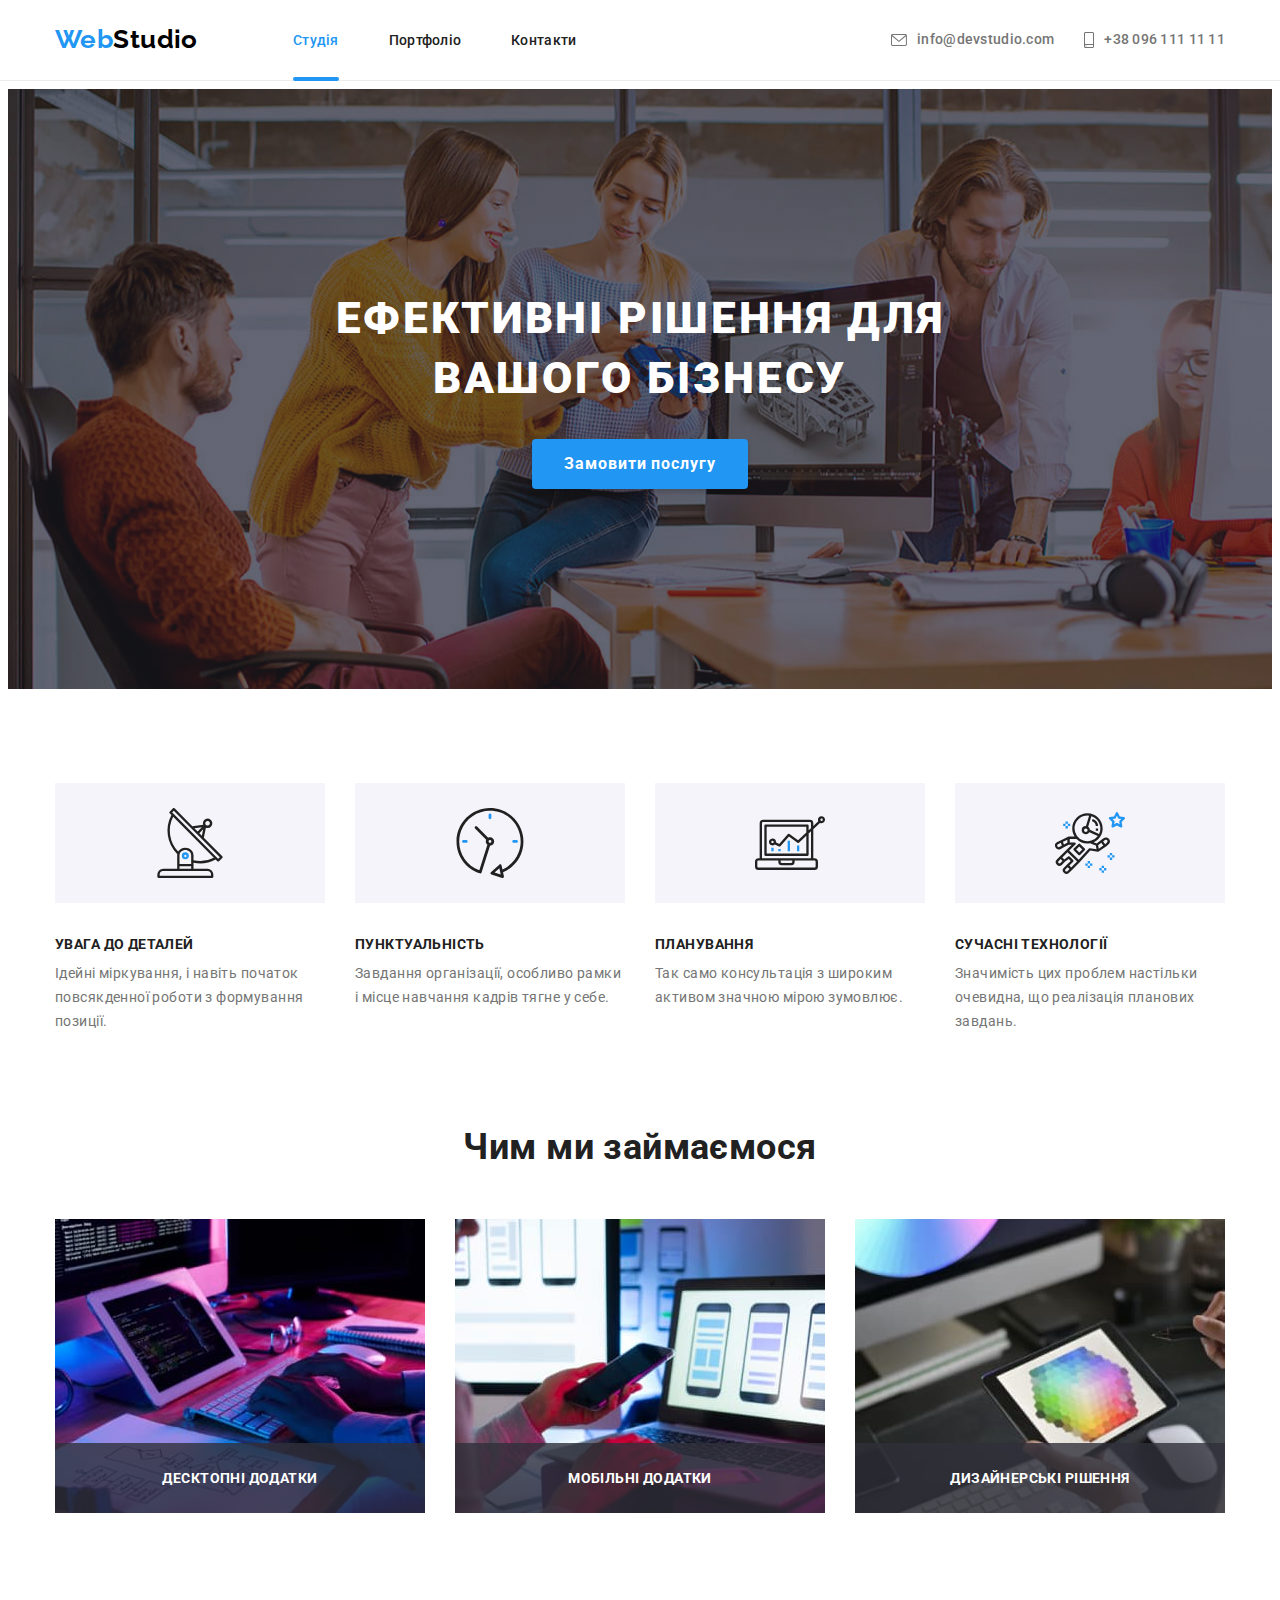
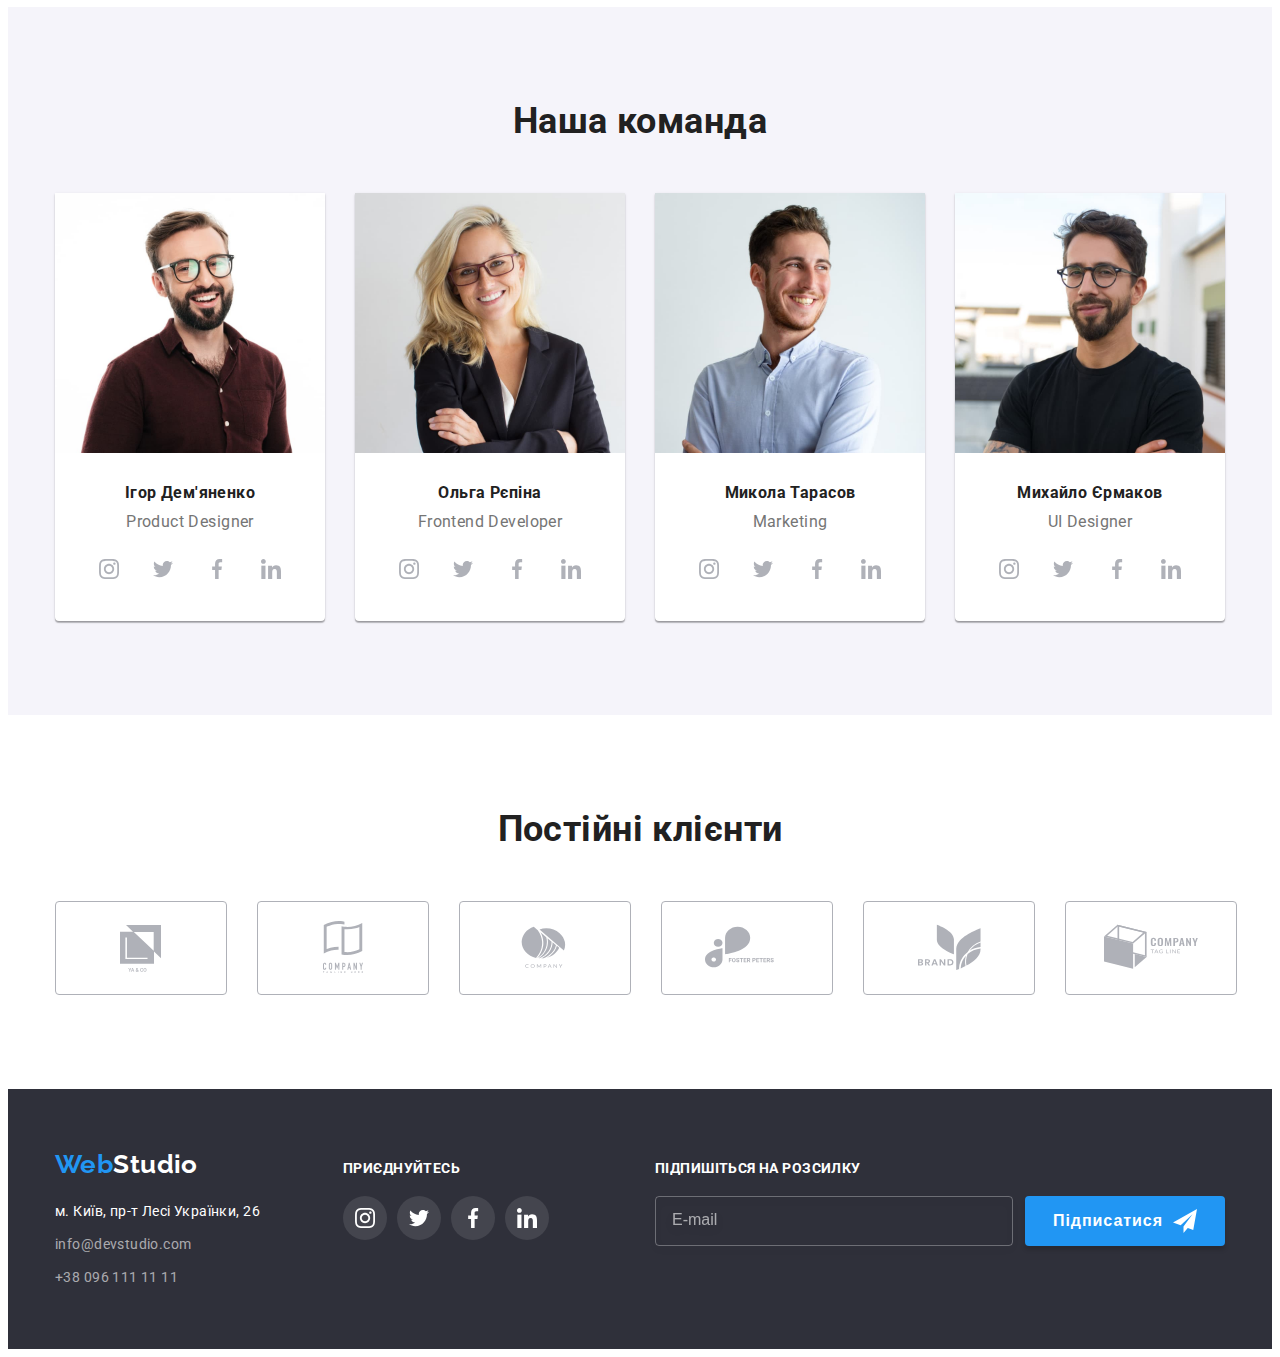
<file: index.html>
<!DOCTYPE html>
<html lang="uk">
  <head>
    <meta charset="UTF-8" />
    <meta http-equiv="X-UA-Compatible" content="IE=edge" />
    <meta
      name="viewport"
      content="width=device-width, initial-scale=1.0"
    />
    <link rel="stylesheet" href="./css/styles.css" />
    <link
      rel="stylesheet"
      href="https://cdnjs.cloudflare.com/ajax/libs/modern-normalize/1.1.0/modern-normalize.min.css"
      integrity="sha512-wpPYUAdjBVSE4KJnH1VR1HeZfpl1ub8YT/NKx4PuQ5NmX2tKuGu6U/JRp5y+Y8XG2tV+wKQpNHVUX03MfMFn9Q=="
      crossorigin="anonymous"
      referrerpolicy="no-referrer"
    />
    <link
      href="https://fonts.googleapis.com/css2?family=Raleway:wght@700&family=Roboto:wght@400;500;700;900&display=swap"
      rel="stylesheet"
    />
    <title>WebStudio</title>
  </head>
  <body id="body">
    <!-- header -->
    <header>
      <div
        class="content-container content-display header-container"
      >
        <div class="top-container">
          <a href="./index.html" class="icon-link top-icon"
            ><span class="half-icon">Web</span
            ><span class="second-half-top">Studio</span></a
          >
          <nav>
            <ul
              class="list-string list top-list navigation"
            >
              <li>
                <a
                  href="./index.html"
                  class="link-aktive link navigation-style"
                  >Студія</a
                >
              </li>
              <li>
                <a
                  href="./portfolio.html"
                  class="link navigation-style"
                  >Портфоліо</a
                >
              </li>
              <li>
                <a href="#" class="navigation-style link"
                  >Контакти</a
                >
              </li>
            </ul>
          </nav>
        </div>
        <div class="top-container">
          <ul class="list-string list top-list contacts">
            <li>
              <a
                href="mailto:info@devstudio.com"
                class="contact-top link"
              >
                <svg
                  class="contact-icon"
                  width="16px"
                  height="12px"
                >
                  <use
                    href="./imiges/symbol-defs.svg#icon-envelope"
                  ></use>
                </svg>
                <span>info@devstudio.com</span></a
              >
            </li>
            <li>
              <a
                href="tel:+380961111111"
                class="contact-top link top-phone"
              >
                <svg
                  class="contact-icon"
                  width="10px"
                  height="16px"
                >
                  <use
                    href="./imiges/symbol-defs.svg#icon-smartphone"
                  ></use>
                </svg>
                <span>+38 096 111 11 11</span></a
              >
            </li>
          </ul>
        </div>
      </div>
    </header>
    <!-- hero -->
    <main>
      <section class="product">
        <div class="content-container">
          <h1 class="product-advertising">
            Ефективні рішення для вашого бізнесу
          </h1>
          <button
            data-modal-open
            type="button"
            class="sell"
          >
            Замовити послугу
          </button>
          <div class="backdrop is-hidden" data-modal>
            <div class="modal">
              <button data-modal-close>
                <svg class="close" width="18" height="18">
                  <use
                    href="./imiges/symbol-defs.svg#icon-close"
                  ></use>
                </svg>
              </button>
              <h2 class="modal-heder">
                Залиште свої дані, ми вам передзвонимо
              </h2>
              <form
                name="customer-date"
                action="on"
                class="modal-form"
                novalidate
              >
                <div class="form-container">
                  <label for="user-name">Ім'я</label>
                  <div class="svg-on-input">
                    <input
                      type="text"
                      name="user-name"
                      id="user-name"
                      class="typing-data"
                    /><svg
                      width="18"
                      height="18"
                      class="icon-prompt"
                    >
                      <use
                        href="./imiges/symbol-defs.svg#icon-person"
                      ></use>
                    </svg>
                  </div>
                </div>
                <div class="form-container">
                  <label for="user-phone">Телефон</label>
                  <div class="svg-on-input">
                    <input
                      type="tel"
                      name="user-phone"
                      id="user-phone"
                      class="typing-data"
                    /><svg
                      width="18"
                      height="18"
                      class="icon-prompt"
                    >
                      <use
                        href="./imiges/symbol-defs.svg#icon-phone"
                      ></use>
                    </svg>
                  </div>
                </div>
                <div class="form-container">
                  <label for="user-email">Пошта</label>
                  <div class="svg-on-input">
                    <input
                      type="email"
                      name="user-email"
                      id="user-email"
                      class="typing-data"
                    /><svg
                      width="18"
                      height="18"
                      class="icon-prompt"
                    >
                      <use
                        href="./imiges/symbol-defs.svg#icon-email"
                      ></use>
                    </svg>
                  </div>
                </div>
                <div class="form-container">
                  <label for="coment">Коментар</lable
                  ><textarea
                    class="typing-coment"
                    id="coment"
                    name="coment"
                    placeholder="Введіть текст"
                  ></textarea>
                </div>
                <input
                  type="checkbox"
                  name="agre"
                  id="agre"
                  class="visually-hidden agree-checkbox"
                />
                <label for="agre" class="agre">
                  <span class="checkbox-container">
                    <svg
                      class="checkbox-icon"
                      width="11"
                      height="8"
                    >
                      <use
                        href="./imiges/symbol-defs.svg#icon-agree"
                      ></use>
                    </svg>
                  </span>
                  Погоджуюся з розсилкою та приймаю   
                  <a href="#" class="contract">Умови договору</a>
                </label>
                <button type="submit" class="submit-form">
                  Відправити
                </button>
              </form>
            </div>
          </div>
        </div>
      </section>
      <!-- about -->
      <section class="section">
        <div class="content-container">
          <h2 class="visually-hidden">
            цей тег потрібно буде приховати
          </h2>
          <ul class="list-string list">
            <li class="benefits">
              <h3 class="benefits-name">
                УВАГА ДО ДЕТАЛЕЙ
              </h3>
              <p class="explanation">
                Ідейні міркування, i навіть початок<br />
                повсякденної роботи з формування<br />
                позиції.
              </p>
            </li>
            <li class="benefits">
              <h3 class="benefits-name">ПУНКТУАЛЬНІСТЬ</h3>
              <p class="explanation">
                Завдання організації, особливо рамки<br />
                i місце навчання кадрів тягне у себе.
              </p>
            </li>
            <li class="benefits">
              <h3 class="benefits-name">ПЛАНУВАННЯ</h3>
              <p class="explanation">
                Так само консультація з широким<br />
                активом значною мірою зумовлює.
              </p>
            </li>
            <li class="benefits">
              <h3 class="benefits-name">
                СУЧАСНІ ТЕХНОЛОГІЇ
              </h3>
              <p class="explanation">
                Значимість цих проблем настільки<br />
                очевидна, що реалізація планових<br />
                завдань.
              </p>
            </li>
          </ul>
        </div>
      </section>
      <section class="about">
        <div class="content-container">
          <h2 class="micro-header">Чим ми займаємося</h2>
          <ul class="list-string list list-photo-do">
            <li>
              <img
                src="./imiges/coding_for_computer.jpg"
                alt="написання кода для компьютера"
                width="370"
              />
              <p class="text-in-photo">Десктопні додатки</p>
            </li>
            <li>
              <img
                src="./imiges/coding_for_phone.jpg"
                alt="написання кода для телефона"
                width="370"
              />
              <p class="text-in-photo">Мобільні додатки</p>
            </li>
            <li>
              <img
                src="./imiges/coding_for_tablet.jpg"
                alt="написання кода для планшетів"
                width="370"
              />
              <p class="text-in-photo">
                Дизайнерські рішення
              </p>
            </li>
          </ul>
        </div>
      </section>
      <!-- about-team -->
      <section class="team section">
        <div class="content-container">
          <h2 class="micro-header">Наша команда</h2>
          <ul class="list-string list list-photo-masters">
            <li>
              <img
                src="./imiges/igor.jpg"
                alt="фото Ігор Дем'яненко"
                width="270"
              />
              <div class="employee-position">
                <h3>Ігор Дем'яненко</h3>
                <p>Product Designer</p>
                <ul class="list network-list">
                  <li>
                    <a href="#" class="link network-link">
                      <svg class="social-networks">
                        <use
                          href="./imiges/symbol-defs.svg#icon-instagram"
                        ></use>
                      </svg>
                    </a>
                  </li>
                  <li>
                    <a href="#" class="link network-link">
                      <svg class="social-networks">
                        <use
                          href="./imiges/symbol-defs.svg#icon-twitter"
                        ></use>
                      </svg>
                    </a>
                  </li>
                  <li>
                    <a href="#" class="link network-link">
                      <svg class="social-networks">
                        <use
                          href="./imiges/symbol-defs.svg#icon-facebook"
                        ></use>
                      </svg>
                    </a>
                  </li>
                  <li>
                    <a href="#" class="link network-link">
                      <svg class="social-networks">
                        <use
                          href="./imiges/symbol-defs.svg#icon-linkedin"
                        ></use>
                      </svg>
                    </a>
                  </li>
                </ul>
              </div>
            </li>
            <li>
              <img
                src="./imiges/olga.jpg"
                alt="фото Ольга Рєпіна"
                width="270"
              />
              <div class="employee-position">
                <h3>Ольга Рєпіна</h3>
                <p>Frontend Developer</p>
                <ul class="list network-list">
                  <li>
                    <a href="#" class="link network-link">
                      <svg class="social-networks">
                        <use
                          href="./imiges/symbol-defs.svg#icon-instagram"
                        ></use>
                      </svg>
                    </a>
                  </li>
                  <li>
                    <a href="#" class="link network-link">
                      <svg class="social-networks">
                        <use
                          href="./imiges/symbol-defs.svg#icon-twitter"
                        ></use>
                      </svg>
                    </a>
                  </li>
                  <li>
                    <a href="#" class="link network-link">
                      <svg class="social-networks">
                        <use
                          href="./imiges/symbol-defs.svg#icon-facebook"
                        ></use>
                      </svg>
                    </a>
                  </li>
                  <li>
                    <a href="#" class="link network-link">
                      <svg class="social-networks">
                        <use
                          href="./imiges/symbol-defs.svg#icon-linkedin"
                        ></use>
                      </svg>
                    </a>
                  </li>
                </ul>
              </div>
            </li>
            <li>
              <img
                src="./imiges/mukola.jpg"
                alt="фото Микола Тарасов"
                width="270"
              />
              <div class="employee-position">
                <h3>Микола Тарасов</h3>
                <p>Marketing</p>
                <ul class="list network-list">
                  <li>
                    <a href="#" class="link network-link">
                      <svg class="social-networks">
                        <use
                          href="./imiges/symbol-defs.svg#icon-instagram"
                        ></use>
                      </svg>
                    </a>
                  </li>
                  <li>
                    <a href="#" class="link network-link">
                      <svg class="social-networks">
                        <use
                          href="./imiges/symbol-defs.svg#icon-twitter"
                        ></use>
                      </svg>
                    </a>
                  </li>
                  <li>
                    <a href="#" class="link network-link">
                      <svg class="social-networks">
                        <use
                          href="./imiges/symbol-defs.svg#icon-facebook"
                        ></use>
                      </svg>
                    </a>
                  </li>
                  <li>
                    <a href="#" class="link network-link">
                      <svg class="social-networks">
                        <use
                          href="./imiges/symbol-defs.svg#icon-linkedin"
                        ></use>
                      </svg>
                    </a>
                  </li>
                </ul>
              </div>
            </li>
            <li>
              <img
                src="./imiges/muhail.jpg"
                alt="фото Михайло Єрмаков"
                width="270"
              />
              <div class="employee-position">
                <h3>Михайло Єрмаков</h3>
                <p>UI Designer</p>
                <ul class="list network-list">
                  <li>
                    <a href="#" class="link network-link">
                      <svg class="social-networks">
                        <use
                          href="./imiges/symbol-defs.svg#icon-instagram"
                        ></use>
                      </svg>
                    </a>
                  </li>
                  <li>
                    <a href="#" class="link network-link">
                      <svg class="social-networks">
                        <use
                          href="./imiges/symbol-defs.svg#icon-twitter"
                        ></use>
                      </svg>
                    </a>
                  </li>
                  <li>
                    <a href="#" class="link network-link">
                      <svg class="social-networks">
                        <use
                          href="./imiges/symbol-defs.svg#icon-facebook"
                        ></use>
                      </svg>
                    </a>
                  </li>
                  <li>
                    <a href="#" class="link network-link">
                      <svg class="social-networks">
                        <use
                          href="./imiges/symbol-defs.svg#icon-linkedin"
                        ></use>
                      </svg>
                    </a>
                  </li>
                </ul>
              </div>
            </li>
          </ul>
        </div>
      </section>
      <section class="section">
        <div class="content-container">
          <h2 class="micro-header">Постійні клієнти</h2>
          <ul class="company-list list">
            <li>
              <a href="#" class="company-link link">
                <svg
                  class="companys"
                  width="106"
                  height="60"
                >
                  <use
                    href="./imiges/symbol-defs.svg#icon-yaco"
                  ></use>
                </svg>
              </a>
            </li>
            <li>
              <a href="#" class="company-link link">
                <svg
                  class="companys"
                  width="106"
                  height="60"
                >
                  <use
                    href="./imiges/symbol-defs.svg#icon-tagline-here"
                  ></use>
                </svg>
              </a>
            </li>
            <li>
              <a href="#" class="company-link link">
                <svg
                  class="companys"
                  width="106"
                  height="60"
                >
                  <use
                    href="./imiges/symbol-defs.svg#icon-company"
                  ></use>
                </svg>
              </a>
            </li>
            <li>
              <a href="#" class="company-link link">
                <svg
                  class="companys"
                  width="106"
                  height="60"
                >
                  <use
                    href="./imiges/symbol-defs.svg#icon-foster-peters"
                  ></use>
                </svg>
              </a>
            </li>
            <li>
              <a href="#" class="company-link link">
                <svg
                  class="companys"
                  width="106"
                  height="60"
                >
                  <use
                    href="./imiges/symbol-defs.svg#icon-brand"
                  ></use>
                </svg>
              </a>
            </li>
            <li>
              <a href="#" class="company-link link">
                <svg
                  class="companys"
                  width="106"
                  height="60"
                >
                  <use
                    href="./imiges/symbol-defs.svg#icon-tag-line"
                  ></use>
                </svg>
              </a>
            </li>
          </ul>
        </div>
      </section>
    </main>
    <!-- footer -->
    <footer>
      <div
        class="content-container content-display footer-container"
      >
        <div>
          <a href="./index.html" class="icon-link"
            ><span class="half-icon">Web</span
            ><span class="second-half-bottom"
              >Studio</span
            ></a
          >
          <address>
            <ul class="list addres-list">
              <li class="addres-item">
                <a
                  href="https://goo.gl/maps/ePnTD5v6CN75cSG8A"
                  target="_blank"
                  rel="noopener noreferrer nofollow"
                  class="adres-link link"
                  >м. Київ, пр-т Лесі Українки, 26</a
                >
              </li>
              <li class="addres-item">
                <a
                  href="mailto:info@devstudio.com"
                  class="contact-link-bottom link"
                  >info@devstudio.com</a
                >
              </li>
              <li class="addres-item">
                <a
                  href="tel:+380961111111"
                  class="contact-link-bottom link"
                  >+38 096 111 11 11</a
                >
              </li>
            </ul>
          </address>
        </div>
        <div class="join-in-container">
          <strong class="join">приєднуйтесь</strong>
          <ul class="list join-list">
            <li>
              <a href="#" class="join-link">
                <svg class="join-icon">
                  <use
                    href="./imiges/symbol-defs.svg#icon-instagram"
                  ></use>
                </svg>
              </a>
            </li>
            <li>
              <a href="#" class="join-link">
                <svg class="join-icon">
                  <use
                    href="./imiges/symbol-defs.svg#icon-twitter"
                  ></use>
                </svg>
              </a>
            </li>
            <li>
              <a href="#" class="join-link">
                <svg class="join-icon">
                  <use
                    href="./imiges/symbol-defs.svg#icon-facebook"
                  ></use>
                </svg>
              </a>
            </li>
            <li>
              <a href="#" class="join-link">
                <svg class="join-icon">
                  <use
                    href="./imiges/symbol-defs.svg#icon-linkedin"
                  ></use>
                </svg>
              </a>
            </li>
          </ul>
        </div>
        <div class="send-container">
          <strong class="send-header"
            >Підпишіться на розсилку</strong
          >
          <form action="sending-agree" class="sending-agree">
            <input
              type="email"
              name="email"
              id="send-to-email"
              class="typing-email"
              placeholder="E-mail"
            /><button type="submit" class="hold-to-send">
              <span>Підписатися</span><svg class="send" width="24" height="24">
                <use
                  href="./imiges/symbol-defs.svg#icon-send"
                ></use>
              </svg>
            </button>
          </form>
        </div>
      </div>
    </footer>
    <script src="./js/modal.js"></script>
  </body>
</html>
</file>
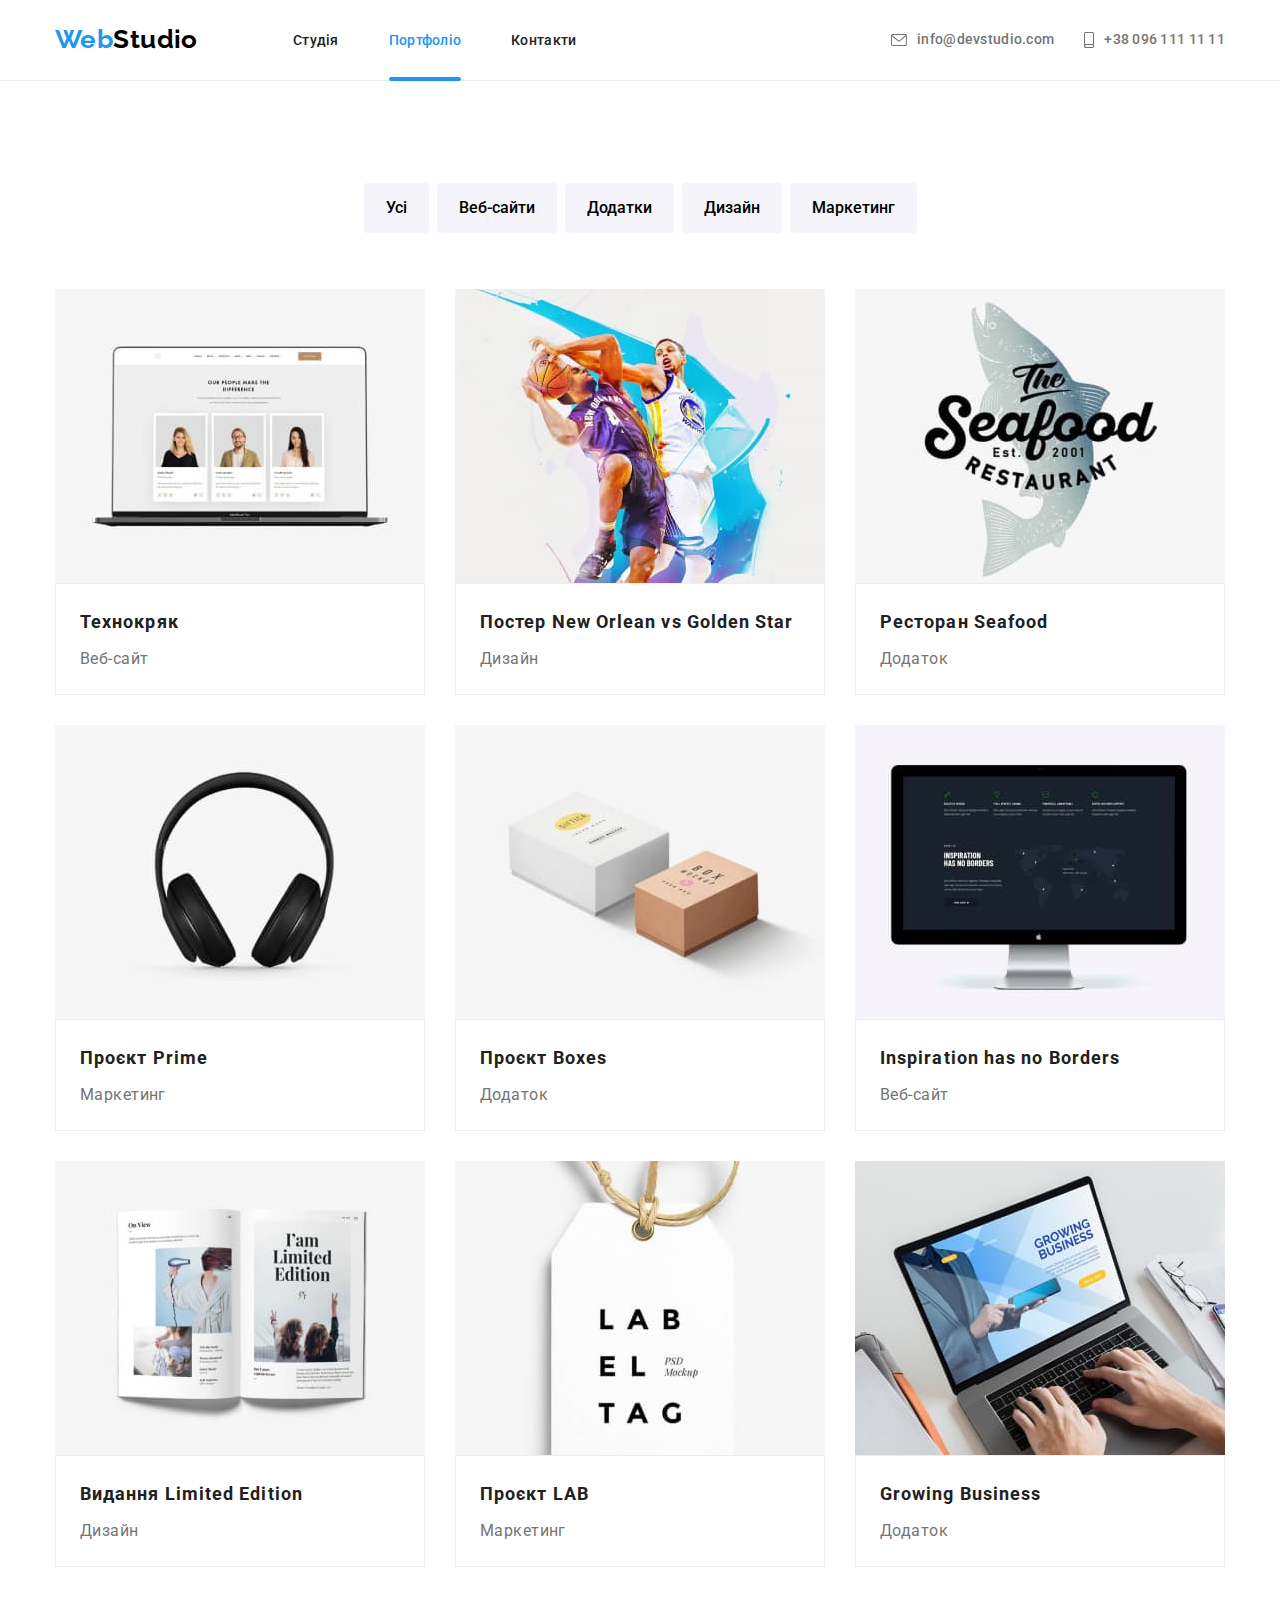
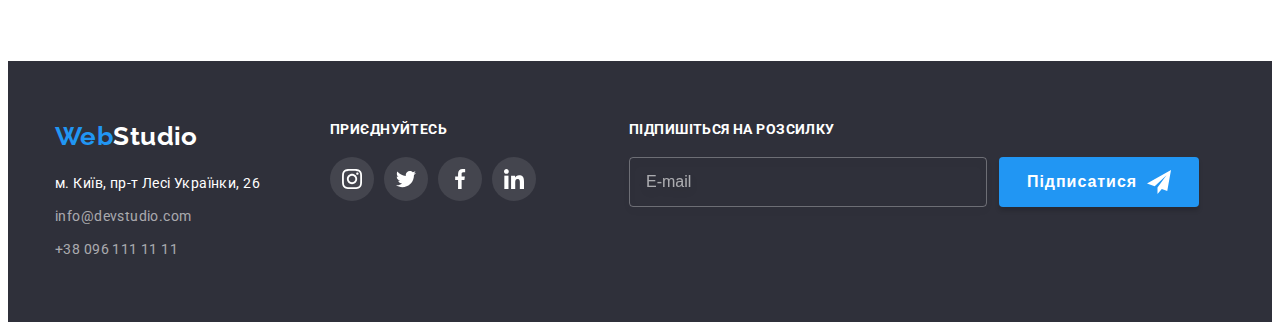
<file: portfolio.html>
<!DOCTYPE html>
<html lang="uk">
  <head>
    <meta charset="UTF-8" />
    <meta http-equiv="X-UA-Compatible" content="IE=edge" />
    <meta
      name="viewport"
      content="width=device-width, initial-scale=1.0"
    />
    <link rel="stylesheet" href="./css/styles.css" />
    <link
      rel="stylesheet"
      href="https://cdnjs.cloudflare.com/ajax/libs/modern-normalize/1.1.0/modern-normalize.min.css"
      integrity="sha512-wpPYUAdjBVSE4KJnH1VR1HeZfpl1ub8YT/NKx4PuQ5NmX2tKuGu6U/JRp5y+Y8XG2tV+wKQpNHVUX03MfMFn9Q=="
      crossorigin="anonymous"
      referrerpolicy="no-referrer"
    />
    <link
      href="https://fonts.googleapis.com/css2?family=Raleway:wght@700&family=Roboto:wght@400;500;700;900&display=swap"
      rel="stylesheet"
    />
    <title>Портфоліо</title>
  </head>
  <body id="body">
    <!-- header -->
    <header>
      <div class="content-container content-display header-container">
        <div class="top-container">
          <a href="./index.html" class="icon-link top-icon"
            ><span class="half-icon">Web</span
            ><span class="second-half-top">Studio</span></a
          >
          <nav>
            <ul
              class="list-string list top-list navigation"
            >
              <li>
                <a
                  href="./index.html"
                  class="link navigation-style"
                  >Студія</a
                >
              </li>
              <li>
                <a
                  href="./portfolio.html"
                  class="link-aktive link navigation-style"
                  >Портфоліо</a
                >
              </li>
              <li>
                <a href="#" class="navigation-style link"
                  >Контакти</a
                >
              </li>
            </ul>
          </nav>
        </div>
        <div class="top-container">
          <ul class="list-string list top-list contacts">
            <li>
              <a
                href="mailto:info@devstudio.com"
                class="contact-top link"
              >
                <svg
                  class="contact-icon"
                  width="16px"
                  height="12px"
                >
                  <use
                    href="./imiges/symbol-defs.svg#icon-envelope"
                  ></use>
                </svg>
                <span>info@devstudio.com</span></a
              >
            </li>
            <li>
              <a
                href="tel:+380961111111"
                class="contact-top link top-phone"
              >
                <svg
                  class="contact-icon"
                  width="10px"
                  height="16px"
                >
                  <use
                    href="./imiges/symbol-defs.svg#icon-smartphone"
                  ></use>
                </svg>
                <span>+38 096 111 11 11</span></a
              >
            </li>
          </ul>
        </div>
      </div>
    </header>
    <!-- hero -->
    <main>
      <section class="section">
        <div class="content-container">
          <h1 class="visually-hidden">приклади робот</h1>
          <ul class="list list-sorting">
            <li>
              <button type="button" class="sorting-button">
                Усі
              </button>
            </li>
            <li>
              <button type="button" class="sorting-button">
                Веб-сайти
              </button>
            </li>
            <li>
              <button type="button" class="sorting-button">
                Додатки
              </button>
            </li>
            <li>
              <button type="button" class="sorting-button">
                Дизайн
              </button>
            </li>
            <li>
              <button type="button" class="sorting-button">
                Маркетинг
              </button>
            </li>
          </ul>
          <ul class="list list-examples">
            <li>
              <a href="#" class="link-example">
                <div class="container-hover-overlay">

                  <img
                  src="./imiges/tehnokrack.jpg"
                  alt="сайт для технокряк"
                  width="370"
                  />
                  <p class="hover-overlay">Ресурс пропонує комплексні пропозиції з різним рівнем функціоналу та сервісів. Все це дозволить відвідувачу отримати вичерпні відомості про компанію чи приватну особу.</p>
                </div>
                <div class="example-description">
                  <h2 class="name-example">Технокряк</h2>
                  <p class="type-example">Веб-сайт</p>
                </div></a
              >
            </li>
            <li>
              <a href="#" class="link-example">
                <div class="container-hover-overlay">

                  <img
                  src="./imiges/poster.jpg"
                  alt="басктболісти на постері"
                  width="370"
                  />
                  <p class="hover-overlay">Ресурс пропонує комплексні пропозиції з різним рівнем функціоналу та сервісів. Все це дозволить відвідувачу отримати вичерпні відомості про компанію чи приватну особу.</p>
                </div>
                <div class="example-description">
                  <h2 class="name-example">
                    Постер New Orlean vs Golden Star
                  </h2>
                  <p class="type-example">Дизайн</p>
                </div></a
              >
            </li>
            <li>
              <a href="#" class="link-example">
                <div class="container-hover-overlay">

                  <img
                  src="./imiges/seafood.jpg"
                  alt="логотип ресторана"
                  width="370"
                  />
                  <p class="hover-overlay">Ресурс пропонує комплексні пропозиції з різним рівнем функціоналу та сервісів. Все це дозволить відвідувачу отримати вичерпні відомості про компанію чи приватну особу.</p>
                </div>
                <div class="example-description">
                  <h2 class="name-example">
                    Ресторан Seafood
                  </h2>
                  <p class="type-example">Додаток</p>
                </div></a
              >
            </li>
            <li>
              <a href="#" class="link-example">
                <div class="container-hover-overlay">

                  <img
                  src="./imiges/project-prime.jpg"
                  alt="навушники"
                  width="370"
                  />
                  <p class="hover-overlay">Ресурс пропонує комплексні пропозиції з різним рівнем функціоналу та сервісів. Все це дозволить відвідувачу отримати вичерпні відомості про компанію чи приватну особу.</p>
                </div>
                <div class="example-description">
                  <h2 class="name-example">Проєкт Prime</h2>
                  <p class="type-example">Маркетинг</p>
                </div></a
              >
            </li>
            <li>
              <a href="#" class="link-example">
                <div class="container-hover-overlay">

                  <img
                  src="./imiges/project-box.jpg"
                  alt="коробки"
                  width="370"
                  />
                  <p class="hover-overlay">Ресурс пропонує комплексні пропозиції з різним рівнем функціоналу та сервісів. Все це дозволить відвідувачу отримати вичерпні відомості про компанію чи приватну особу.</p>
                </div>
                <div class="example-description">
                  <h2 class="name-example">Проєкт Boxes</h2>
                  <p class="type-example">Додаток</p>
                </div></a
              >
            </li>
            <li>
              <a href="#" class="link-example">
                <div class="container-hover-overlay">

                  <img
                  src="./imiges/inspiration-has-no-borders.jpg"
                  alt="сайт"
                  width="370"
                  />
                  <p class="hover-overlay">Ресурс пропонує комплексні пропозиції з різним рівнем функціоналу та сервісів. Все це дозволить відвідувачу отримати вичерпні відомості про компанію чи приватну особу.</p>
                </div>
                <div class="example-description">
                  <h2 class="name-example">
                    Inspiration has no Borders
                  </h2>
                  <p class="type-example">Веб-сайт</p>
                </div></a
              >
            </li>
            <li>
              <a href="#" class="link-example">
                <div class="container-hover-overlay">

                  <img
                  src="./imiges/limited-edition.jpg"
                  alt="зображення книги"
                  width="370"
                  />
                  <p class="hover-overlay">Ресурс пропонує комплексні пропозиції з різним рівнем функціоналу та сервісів. Все це дозволить відвідувачу отримати вичерпні відомості про компанію чи приватну особу.</p>
                </div>
                <div class="example-description">
                  <h2 class="name-example">
                    Видання Limited Edition
                  </h2>
                  <p class="type-example">Дизайн</p>
                </div></a
              >
            </li>
            <li>
              <a href="#" class="link-example">
                <div class="container-hover-overlay">

                  <img
                  src="./imiges/project-lab.jpg"
                  alt="бірка"
                  width="370"
                  />
                  <p class="hover-overlay">Ресурс пропонує комплексні пропозиції з різним рівнем функціоналу та сервісів. Все це дозволить відвідувачу отримати вичерпні відомості про компанію чи приватну особу.</p>
                </div>
                <div class="example-description">
                  <h2 class="name-example">Проєкт LAB</h2>
                  <p class="type-example">Маркетинг</p>
                </div></a
              >
            </li>
            <li>
              <a href="#" class="link-example">
                <div class="container-hover-overlay">

                  <img
                  src="./imiges/growing-business.jpg"
                  alt="сторінка додатку"
                  width="370"
                  />
                  <p class="hover-overlay">Ресурс пропонує комплексні пропозиції з різним рівнем функціоналу та сервісів. Все це дозволить відвідувачу отримати вичерпні відомості про компанію чи приватну особу.</p>
                </div>
                <div class="example-description">
                  <h2 class="name-example">
                    Growing Business
                  </h2>
                  <p class="type-example">Додаток</p>
                </div></a
              >
            </li>
          </ul>
        </div>
      </section>
    </main>
    <!-- footer -->
    <footer>
      <div class="content-container content-display">
        <div>
        <a href="./index.html" class="icon-link"
          ><span class="half-icon">Web</span
          ><span class="second-half-bottom">Studio</span></a
        >
        <address>
          <ul class="list addres-list">
            <li class="addres-item">
              <a
                href="https://goo.gl/maps/ePnTD5v6CN75cSG8A"
                target="_blank"
                rel="noopener noreferrer nofollow"
                class="adres-link link"
                >м. Київ, пр-т Лесі Українки, 26</a
              >
            </li>
            <li class="addres-item">
              <a
                href="mailto:info@devstudio.com"
                class="contact-link-bottom link"
                >info@devstudio.com</a
              >
            </li>
            <li class="addres-item">
              <a
                href="tel:+380961111111"
                class="contact-link-bottom link"
                >+38 096 111 11 11</a
              >
            </li>
          </ul>
        </address>
      </div>
        <div class="join-in-container">
          <strong class="join">приєднуйтесь</strong>
          <ul class="list join-list">
            <li>
              <a href="#" class="join-link">
                <svg class="join-icon">
                  <use href="./imiges/symbol-defs.svg#icon-instagram"></use>
                </svg>
              </a>
            </li>
            <li>
              <a href="#" class="join-link">
                <svg class="join-icon">
                  <use href="./imiges/symbol-defs.svg#icon-twitter"></use>
                </svg>
              </a>
            </li>
            <li>
              <a href="#" class="join-link">
                <svg class="join-icon">
                  <use href="./imiges/symbol-defs.svg#icon-facebook"></use>
                </svg>
              </a>
            </li>
            <li>
              <a href="#" class="join-link">
                <svg class="join-icon">
                  <use href="./imiges/symbol-defs.svg#icon-linkedin"></use>
                </svg>
              </a>
            </li>
          </ul>
        </div>
        <div class="send-container">
          <strong class="send-header"
            >Підпишіться на розсилку</strong
          >
          <form action="sending-agree" class="sending-agree">
            <input
              type="email"
              name="email"
              id="send-to-email"
              class="typing-email"
              placeholder="E-mail"
            /><button type="submit" class="hold-to-send">
              <span>Підписатися</span><svg class="send" width="24" height="24">
                <use
                  href="./imiges/symbol-defs.svg#icon-send"
                ></use>
              </svg>
            </button>
          </form>
        </div>
      </div>
    </footer>
  </body>
</html>
</file>
<file: css/styles.css>
:root {
  --sup-color: #757575;
  --revers-color: #ffffff;
  --main-color: #212121;
  --icon-color: #afb1b8;
  --hover-color: #2196f3;
}

/* * {
  outline: 3px solid blue ;
} */

button {
  border: none;
}

html {
  box-sizing: border-box;
}

*,
*::after,
*::before {
  box-sizing: inherit;
}

h1,
h2,
h3,
h4,
h5,
h6,
p {
  margin-top: 0;
  margin-bottom: 0;
}

img {
  display: block;
  max-width: 100%;
  height: auto;
}

#body {
  color: var(--main-color);
  font-family: Roboto, sans-serif;
  font-size: 14px;
  background-color: var(--revers-color);
  letter-spacing: 0.03em;
  padding-top: 81px;
}

/* header-footer */
header {
  border-bottom: 1px solid #ececec;
  background-color: var(--revers-color);
  position: fixed;
  right: 0;
  left: 0;
  top: 0;
  z-index: 1;
}

.content-container {
  width: 1200px;
  margin: 0 auto;
  padding: 0 15px;
}

.content-display {
  display: flex;
}

.list {
  list-style: none;
  margin: 0;
  padding: 0;
  box-sizing: content-box;
}

.icon-link,
.link,
.link-example {
  text-decoration: none;
  color: var(--main-color);
}

.link {
  transition-property: color;
  transition-duration: 250ms;
  transition-timing-function: cubic-bezier(0.4, 0, 0.2, 1);
}

.link-aktive {
  position: relative;
}

.link-aktive::after {
  content: " ";
  background-color: var(--hover-color);
  height: 4px;
  width: 100%;
  border-radius: 2px;
  position: absolute;
  bottom: -1px;
  left: 0;
}

.link-aktive,
.link:hover,
.link:focus {
  color: var(--hover-color);
}

.navigation li + li {
  margin-left: 50px;
}

.navigation-style {
  font-weight: 500;
  font-size: 14px;
  line-height: 1.14;
  letter-spacing: 0.02em;
  padding-top: 32px;
  padding-bottom: 32px;
}

.top-phone {
  margin-left: 30px;
}

.header-container {
  justify-content: space-between;
  align-items: center;
}

.top-container {
  display: flex;
  align-items: center;
}

.contact-icon {
  margin-right: 10px;
  fill: currentColor;
}

.top-icon {
  padding-top: 24px;
  padding-bottom: 25px;
  margin-right: 93px;
  width: 145px;
}

address {
  font-style: normal;
  margin-top: 20px;
}

.adres-link {
  font-size: 14px;
  line-height: 1.71;

  color: var(--revers-color);
}

.addres-item + .addres-item {
  margin-top: 9px;
}

.contact-link-bottom {
  font-size: 14px;
  line-height: 1.71;

  color: rgba(255, 255, 255, 0.6);
}

.contact-top {
  display: flex;
  align-items: center;
  font-weight: 500;
  font-size: 14px;
  line-height: 1.14;
  letter-spacing: 0.02em;
  color: var(--sup-color);
  padding-top: 32px;
  padding-bottom: 32px;

  transition-property: color;
  transition-duration: 250ms;
  transition-timing-function: cubic-bezier(0.4, 0, 0.2, 1);
}

.contact-top:hover,
.contact-top:focus {
  color: var(--hover-color);
}

.icon-link {
  font-family: "Raleway";
  font-weight: 700;
  font-size: 26px;
  line-height: 1.19;
}

.second-half-top {
  color: #000000;
}
.second-half-bottom {
  color: var(--revers-color);
}

.half-icon {
  color: #2196f3;
}

footer {
  background-color: #2f303a;
  padding-top: 60px;
  padding-bottom: 60px;
}

.footer-container {
  align-items: baseline;
  justify-content: space-between;
}

.join {
  font-weight: 700;
  font-size: 14px;
  line-height: calc(16 / 14);

  text-transform: uppercase;
  color: #ffffff;
}

.join-in-container {
  margin-left: 70px;
}

.join-list {
  display: flex;
  margin-top: 20px;
}

.join-list > li {
  width: 44px;
  height: 44px;
}

.join-list > li + li {
  margin-left: 10px;
}

.join-link {
  display: flex;
  justify-content: center;
  align-items: center;
  color: var(--revers-color);
  background-color: rgba(255, 255, 255, 0.1);
  border-radius: 100%;
  width: 100%;
  height: 100%;

  transition-property: backgraund-color;
  transition-duration: 250ms;
  transition-timing-function: cubic-bezier(0.4, 0, 0.2, 1);
}

.join-link:hover,
.join-link:focus {
  background-color: #2196f3;
}

.join-icon {
  width: 20px;
  height: 20px;
  fill: currentColor;
}

.send-container {
  margin-left: 93px;
}

.send-header {
  font-weight: 700;
  font-size: 14px;
  line-height: calc(16 / 14);
  text-transform: uppercase;
  color: var(--revers-color);
}

.sending-agree {
  margin-top: 20px;
  display: flex;
  justify-content: space-between;
  width: 100%;
}

.typing-email {
  width: 358px;
  height: 50px;
  margin-right: 12px;
  background: none;
  border: 1px solid rgba(255, 255, 255, 0.3);
  filter: drop-shadow(0px 4px 4px rgba(0, 0, 0, 0.15));
  border-radius: 4px;
  padding:  15px 16px;
  color: var(--revers-color);
}

.typing-email::placeholder {
  font-size: 16px;
  line-height: calc(20 / 16);
  color: rgba(255, 255, 255, 0.6);
}

.hold-to-send {
  width: 200px;
  height: 50px;
  background: #2196F3;
  box-shadow: 0px 4px 4px rgba(0, 0, 0, 0.15);
  border-radius: 4px;
  display: flex;
  justify-content: center;
  align-items: center;

  font-weight: 700;
  font-size: 16px;
  line-height: calc(30 / 16);
  align-items: center;
  text-align: center;
  letter-spacing: 0.06em;
  color: var(--revers-color);
}

.send {
  fill: currentColor;
  margin-left: 10px;
}


/* index */
.product {
  background-color: #c4c4c4;
  background-image: linear-gradient(
      rgba(47, 48, 58, 0.4) 0% 100%
    ),
    url(../imiges/bacground-product.jpg),
    linear-gradient(#c4c4c4 0% 100%);
  max-width: 1600px;
  max-height: 600px;
  padding-top: 200px;
  padding-bottom: 200px;
}

.product-advertising {
  font-weight: 900;
  font-size: 44px;
  line-height: 1.36;
  text-align: center;
  letter-spacing: 0.06em;
  text-transform: uppercase;
  color: var(--revers-color);
  margin: 0 auto 30px;
  width: 696px;
}

.product > .content-container {
  text-align: center;
}

.sell {
  min-width: 216px;
  min-height: 50px;
  display: inline-flex;
  justify-content: center;
  background-color: #2196f3;
  box-shadow: 0px 4px 4px rgba(0, 0, 0, 0.15);
  border-radius: 4px;
  cursor: pointer;

  font-family: inherit;
  font-weight: 700;
  font-size: 16px;
  line-height: 1.87;
  align-items: center;
  text-align: center;
  letter-spacing: 0.06em;
  color: var(--revers-color);
  transition: background-color 250ms cubic-bezier(0.4, 0, 0.2, 1);
}

.sell:hover,
.sell:focus {
  background-color: #188ce8;
}

/* modal */
.is-hidden {
  display: none;
}

.backdrop {
  position: fixed;
  z-index: 2;
  top: 0;
  bottom: 0;
  left: 0;
  right: 0;
  background-color: rgba(0, 0, 0, 0.2);
}

.modal {
  position: relative;
  width: 528px;
  height: 581px;
top: 50%;
  left: 50%;
  transform: translate(-50%, -50%);
  background-color: var(--revers-color);
  box-shadow: 0px 1px 3px rgba(0, 0, 0, 0.12),
    0px 1px 1px rgba(0, 0, 0, 0.14),
    0px 2px 1px rgba(0, 0, 0, 0.2);
  border-radius: 4px;
  padding: 40px;
}

.modal > button {
  position: absolute;
  right: 8px;
  top: 8px;
  width: 30px;
  height: 30px;
  padding: 5px 7px 7px 5px;
  cursor: pointer;

  background-color: var(--revers-color);
  border: 1px solid rgba(0, 0, 0, 0.1);
  border-radius: 100%;
  transition-property: border-color, color, outline;
  transition-duration: 250ms;
  transition-timing-function: cubic-bezier(0.4, 0, 0.2, 1);
}

.modal > button:hover,
.modal > button:focus {
  border-color: var(--hover-color);
  color: var(--hover-color);
  outline: 1px solid var(--hover-color);
}

.close {
  fill: currentColor;
}

.typing-data {
  width: 100%;
  height: 40px;
  margin-top: 4px;
  border: 1px solid rgba(33, 33, 33, 0.2);
  border-radius: 4px;
  color: rgba(33, 33, 33, 0.2);
  padding: 12px 42px;
  cursor: pointer;
  transition-property:color, border, outline ;
  transition-duration: 250ms;
  transition-timing-function: cubic-bezier(0.4, 0, 0.2, 1);
}

.typing-data:focus {
  color: var(--hover-color);
  border: 1px solid var(--hover-color);
  outline: 1px solid var(--hover-color);
}

.typing-data:focus + .icon-prompt {
  color: var(--hover-color);
  cursor: pointer;
}

.typing-coment {
  width: 100%;
  height: 120px;
  padding: 11.65px 16px;
  margin-top: 4px;
  border: 1px solid rgba(33, 33, 33, 0.2);
  border-radius: 4px;
  color: rgba(33, 33, 33, 0.2);
  resize: none;
  cursor: pointer;
  transition-property: color, border, bordr-radius, outline;
  transition-duration: 250ms;
  transition-timing-function: cubic-bezier(0.4, 0, 0.2, 1);
}

.typing-coment:focus {
  color: var(--hover-color);
  border: 1px solid var(--hover-color);
  border-radius: 4px;
  outline: 1px solid var(--hover-color);
}

.typing-coment::placeholder {
  font-size: 12px;
  line-height: calc(14 / 12);
  letter-spacing: 0.01em;

  color: rgba(117, 117, 117, 0.5);
}

.form-container {
  display: flex;
  flex-direction: column;
  align-items: flex-start;
}

.form-container > label {
  width: 100%;
  text-align: start;
  font-size: 12px;
  line-height: calc(14 / 12);
  letter-spacing: 0.01em;
  color: var(--sup-color);
  cursor: pointer;
}

.form-container + .form-container {
  margin-top: 10px;
}

.modal-heder {
  margin-bottom: 12px;

  font-weight: 700;
  font-size: 20px;
  line-height: calc(23 / 20);
  text-align: center;
}

.svg-on-input {
  position: relative;
  width: 100%;
}

.icon-prompt {
  position: absolute;
  left: 12px;
  top: 50%;
  transform: translateY(-50%);
  fill: currentColor;
  transition-property: color;
  transition-duration: 250ms;
  transition-timing-function: cubic-bezier(0.4, 0, 0.2, 1);
}

.agre {
  display: flex;
  align-items: center;
  justify-content: center;
  margin-top: 25px;
  font-size: 14px;
  line-height: calc(24 / 14);
  color: var(--sup-color);
  cursor: pointer;
}

.contract {
  text-decoration-line: underline;
  color: var(--hover-color);
  margin-left: 3px;
}

.agre .checkbox-container {
  width: 16px;
  height: 15px;
  border: 2px solid var(--main-color);
  border-radius: 2px;
  display: flex;
  justify-content: center;
  align-items: center;
  margin-right: 9px;
}

.agre .checkbox-icon {
  fill: transparent;
}

.agree-checkbox:checked + .agre .checkbox-container {
  border: none;
  background-color: var(--hover-color);
}

.agree-checkbox:checked + .agre .checkbox-icon {
  fill: #ffffff;
}

.submit-form {
  min-width: 200px;
  min-height: 50px;
  padding: 10px 52px;
  background-color: var(--hover-color);
  box-shadow: 0px 4px 4px rgba(0, 0, 0, 0.15);
  border-radius: 4px;
  margin-top: 30px;
  transform: background-color 250ms cubic-bezier(0.4, 0, 0.2, 1);
  cursor: pointer;

  font-weight: 700;
  font-size: 16px;
  line-height: calc(30 / 16);
  align-items: center;
  text-align: center;
  letter-spacing: 0.06em;
  color: var(--revers-color);
}

.submit-form:hover,
.submit-form:focus {
  background-color: #188CE8;
}

.list-string {
  display: flex;
}

.benefits {
  width: 270px;
}

.benefits:nth-child(1) > .benefits-name::before {
  content: " ";
  display: inline-block;
  width: 270px;
  height: 120px;
  background-image: url(../imiges/benfit-antenna.svg),
    linear-gradient(#f5f4fa 0% 100%);
  object-fit: cover;
  background-position: center;
  background-repeat: no-repeat;
  margin-bottom: 30px;
}

.benefits:nth-child(2) > .benefits-name::before {
  content: " ";
  display: inline-block;
  width: 270px;
  height: 120px;
  background-image: url(../imiges/benfit-clock.svg),
    linear-gradient(#f5f4fa 0% 100%);
  background-repeat: no-repeat;
  object-fit: cover;
  background-position: center;
  margin-bottom: 30px;
}

.benefits:nth-child(3) > .benefits-name::before {
  content: " ";
  display: inline-block;
  width: 270px;
  height: 120px;
  background-image: url(../imiges/benfit-diagram.svg),
    linear-gradient(#f5f4fa 0% 100%);
  background-repeat: no-repeat;
  object-fit: cover;
  background-position: center;
  margin-bottom: 30px;
}

.benefits:nth-child(4) > .benefits-name::before {
  content: " ";
  display: inline-block;
  width: 270px;
  height: 120px;
  background-image: url(../imiges/benfit-astronaut.svg),
    linear-gradient(#f5f4fa 0% 100%);
  background-repeat: no-repeat;
  object-fit: cover;
  background-position: center;
  margin-bottom: 30px;
}

.explanation {
  font-size: 14px;
  line-height: 1.71;
  color: var(--sup-color);
}

.micro-header {
  font-weight: 700;
  font-size: 36px;
  line-height: 1.16;
  text-align: center;
}

.benefits-name {
  font-weight: 700;
  font-size: 14px;
  line-height: calc(16 / 14);
  text-transform: uppercase;
  margin-bottom: 10px;
}

.benefits:not(:last-child) {
  margin-right: 30px;
}
.list-photo-do > li:not(:last-child),
.list-photo-masters > li:not(:last-child) {
  margin-right: 30px;
}

.list-photo-do {
  margin-top: 50px;
}

.list-photo-do > li {
  position: relative;
}

.text-in-photo {
  font-weight: 700;
  font-size: 14px;
  line-height: calc(16 / 14);
  text-align: center;

  text-transform: uppercase;
  color: var(--revers-color);

  box-sizing: border-box;
  width: 100%;
  padding: 27px 0;
  background-color: rgba(47, 48, 58, 0.8);

  position: absolute;
  bottom: 0;
}

.list-photo-masters {
  margin-top: 50px;
}

.list-photo-masters > li > h3 {
  font-weight: 500;
  font-size: 16px;
  line-height: 1.18;
  text-align: center;
}

.list-photo-masters > li > p {
  font-size: 16px;
  line-height: 1.18;
  text-align: center;

  color: var(--sup-color);
}

.list-photo-masters > li {
  background: var(--revers-color);
  box-shadow: 0px 1px 3px rgba(0, 0, 0, 0.12),
    0px 1px 1px rgba(0, 0, 0, 0.14),
    0px 2px 1px rgba(0, 0, 0, 0.2);
  border-radius: 0px 0px 4px 4px;
}

.team {
  background-color: #f5f4fa;
}

.employee-position {
  padding: 30px 32px;
}

.employee-position > h3 {
  text-align: center;
  margin-bottom: 10px;
}

.employee-position > p {
  font-size: 16px;
  line-height: calc(19 / 16);
  text-align: center;

  color: var(--sup-color);
}

.network-list {
  display: flex;
  justify-content: space-between;
  margin-top: 16px;
}

.network-list > li {
  display: inherit;
  justify-content: center;
  align-items: center;
  width: 44px;
  height: 44px;
}

.network-link {
  width: 100%;
  height: 100%;
  display: inherit;
  justify-content: center;
  align-items: center;
  color: var(--icon-color);
  border-radius: 100%;

  transition-property: color, background-color;
  transition-duration: 250ms;
  transition-timing-function: cubic-bezier(0.4, 0, 0.2, 1);
}

.network-link:hover {
  color: var(--revers-color);
  background-color: var(--hover-color);
}

.social-networks {
  width: 20px;
  height: 20px;
  fill: currentColor;
}

.section {
  padding: 94px 0;
}
.about {
  padding-bottom: 94px;
}

.company-list {
  display: flex;
  margin-top: 50px;
  justify-content: space-between;
  align-items: center;
}

.company-list > li + li {
  margin-left: 30px;
}

.company-link {
  display: flex;
  justify-content: center;
  align-items: center;
  width: 170px;
  height: 92px;
  color: #afb1b8;
  border: 1px solid #afb1b8;
  border-radius: 4px;

  transition-property: color, border-color;
  transition-duration: 250ms;
  transition-timing-function: cubic-bezier(0.4, 0, 0.2, 1);
}

.company-link:hover,
.company-link:focus {
  color: #2196f3;
  border-color: #2196f3;
}

.companys {
  fill: currentColor;
}

/* portfolio */

.list-sorting {
  display: flex;
  align-content: center;
  justify-content: center;
  margin-bottom: 56px;
}

.list-sorting > li:not(:last-child) {
  margin-right: 8px;
}

.sorting-button {
  height: 38px;
  background-color: #f5f4fa;
  border-radius: 4px;
  padding: 6px 22px;

  font-weight: 500;
  font-size: 16px;
  line-height: 1.625;
  text-align: center;
  font-family: inherit;
  cursor: pointer;

  transition-property: color, background-color, box-shadow,
    border-radius;
  transition-duration: 250ms;
  transition-timing-function: cubic-bezier(0.4, 0, 0.2, 1);
}

.sorting-button:hover,
.sorting-button:focus {
  background-color: #188ce8;
  box-shadow: 0px 3px 1px rgba(0, 0, 0, 0.1),
    0px 1px 2px rgba(0, 0, 0, 0.08),
    0px 2px 2px rgba(0, 0, 0, 0.12);
  border-radius: 4px;

  color: var(--revers-color);
}

.list-examples {
  display: flex;
  flex-wrap: wrap;
  gap: 30px;
}

.list-examples > li {
  box-sizing: border-box;
  background: var(--revers-color);
}

.link-example {
  display: block;
  transition-property: box-shadow;
  transition-duration: 250ms;
  transition-timing-function: cubic-bezier(0.4, 0, 0.2, 1);
}

.link-example:hover,
.link-example:focus {
  box-shadow: 0px 1px 1px rgba(0, 0, 0, 0.12),
    0px 4px 4px rgba(0, 0, 0, 0.06),
    1px 4px 6px rgba(0, 0, 0, 0.16);
}

.example-description {
  background: var(--revers-color);
  border: 1px solid #eeeeee;
  width: 370px;
  padding-top: 20px;
  padding-bottom: 20px;
  padding-left: 24px;
}

.name-example {
  display: block;
  font-weight: 700;
  font-size: 18px;
  line-height: 2;
  letter-spacing: 0.06em;
  margin-bottom: 4px;
}

.type-example {
  display: block;
  font-size: 16px;
  line-height: 1.875;

  color: var(--sup-color);
}

.visually-hidden {
  position: absolute;
  width: 1px;
  height: 1px;
  margin: -1px;
  border: 0;
  padding: 0;

  white-space: nowrap;
  clip-path: inset(100%);
  clip: rect(0 0 0 0);
  overflow: hidden;
}

.container-hover-overlay {
  position: relative;
  width: 370px;
  height: 294px;
  overflow: hidden;
}

.hover-overlay {
  padding: 63px 23px;

  background-color: rgba(33, 150, 243, 0.9);
  font-size: 18px;
  line-height: calc(28 / 18);
  color: var(--revers-color);

  position: absolute;
  bottom: 0;
  left: 0;
  right: 0;
  top: 0;
  transform: translateY(100%);
  transition: transform 250ms cubic-bezier(0.4, 0, 0.2, 1);
}

.link-example:hover
  .container-hover-overlay
  > .hover-overlay,
.link-example:focus
  .container-hover-overlay
  > .hover-overlay {
  transform: translateY(0);
}
</file>
